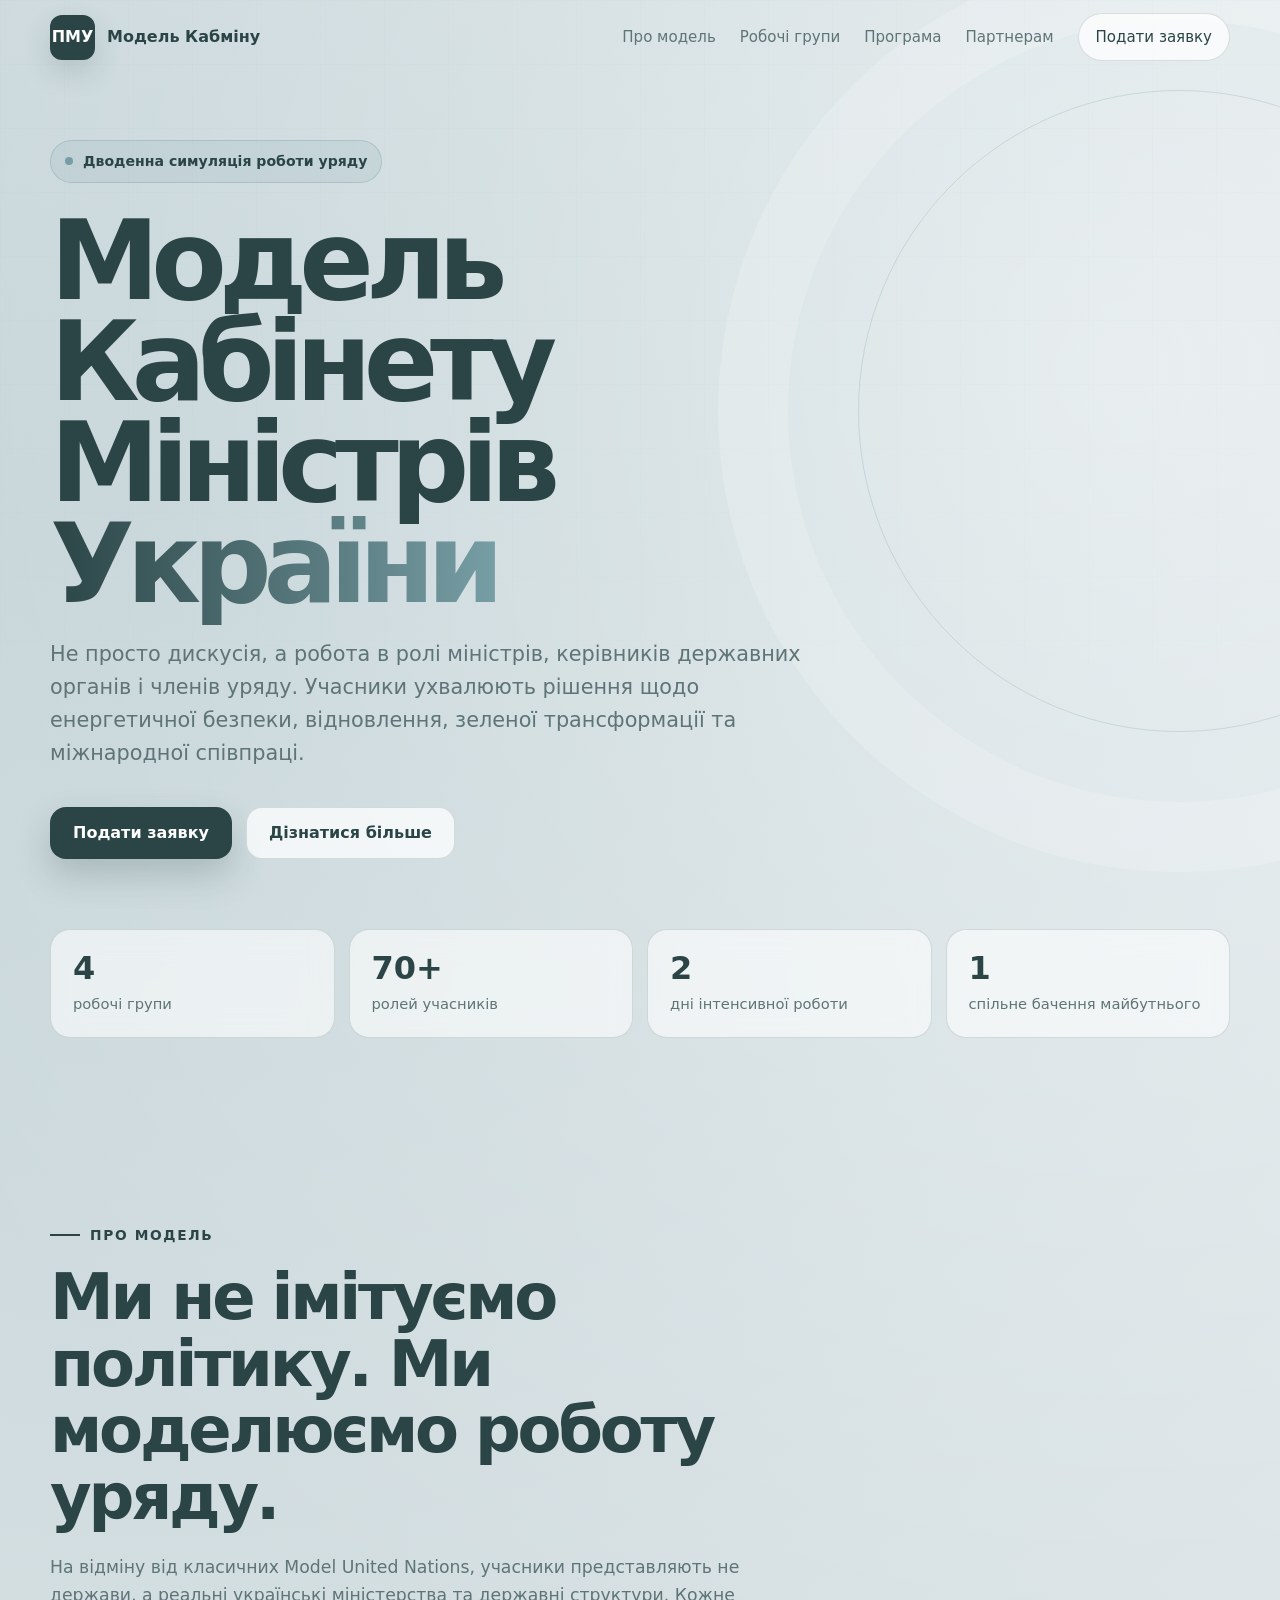
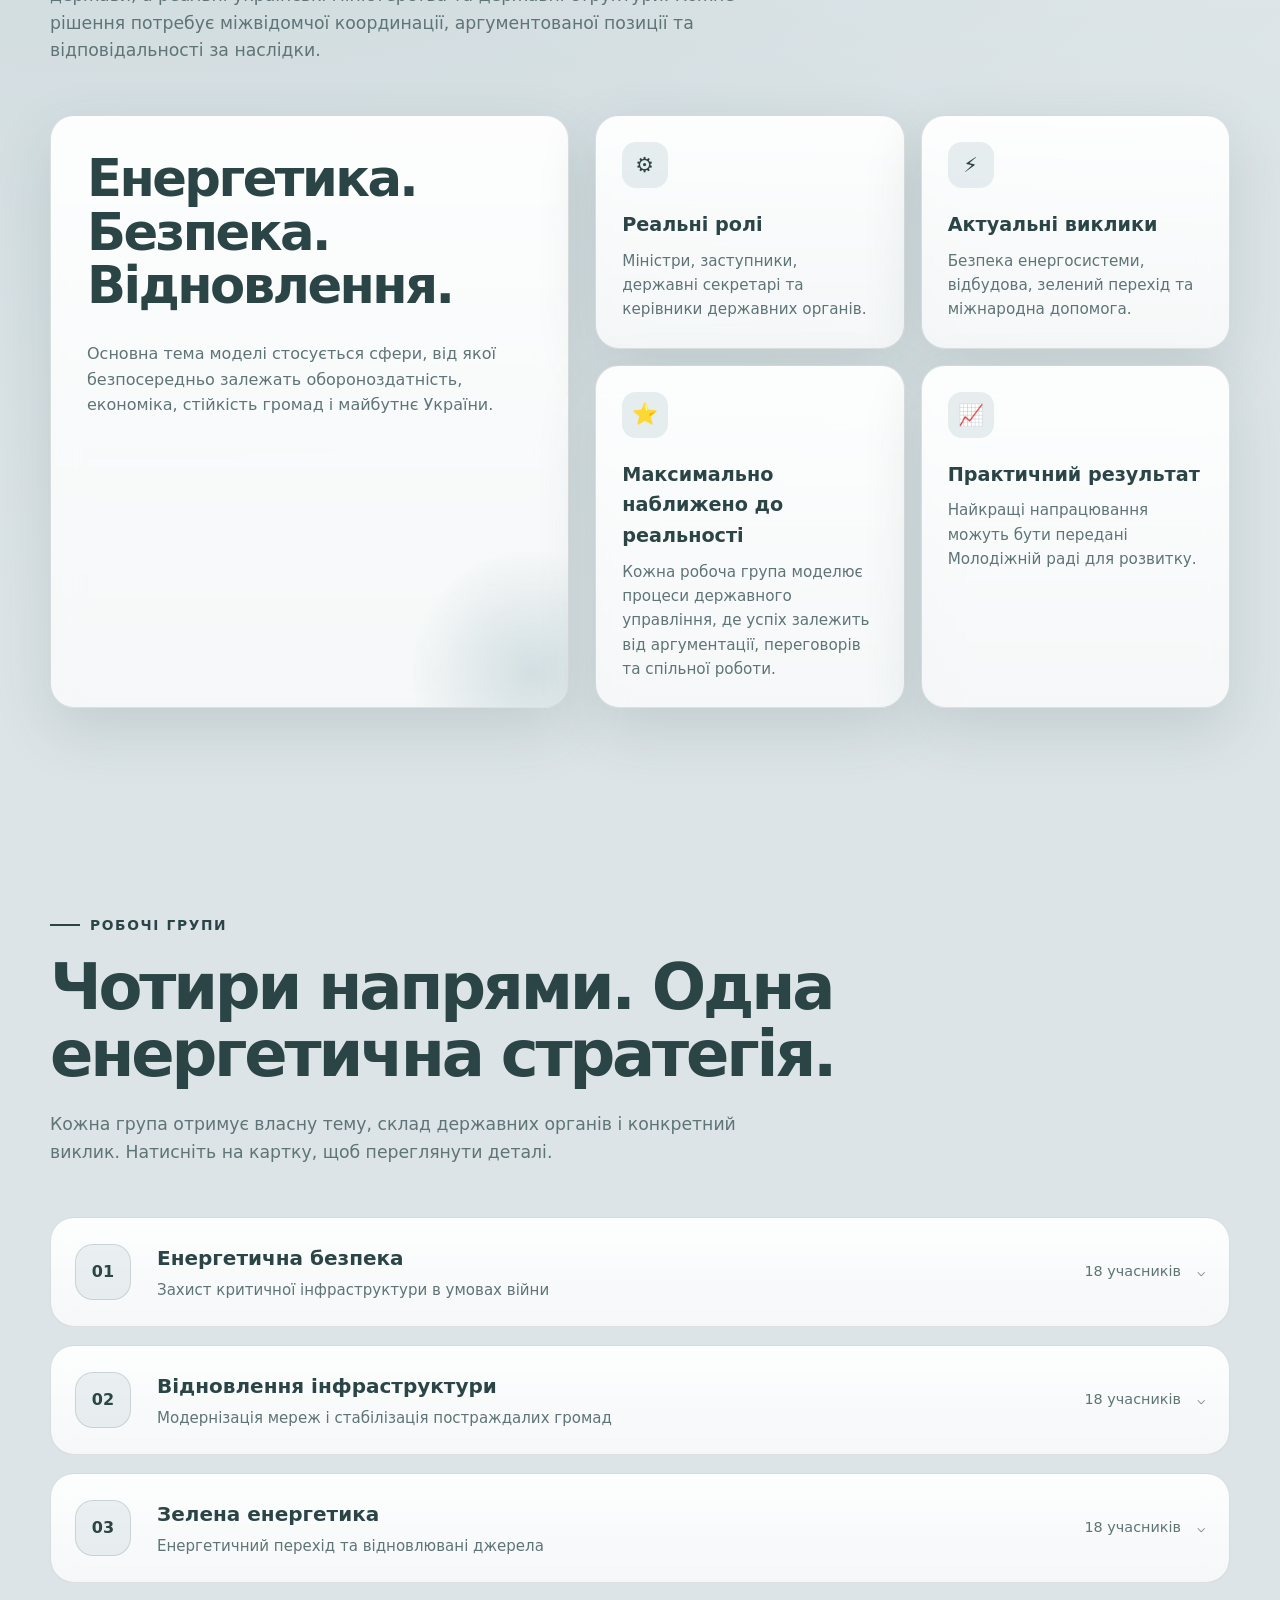
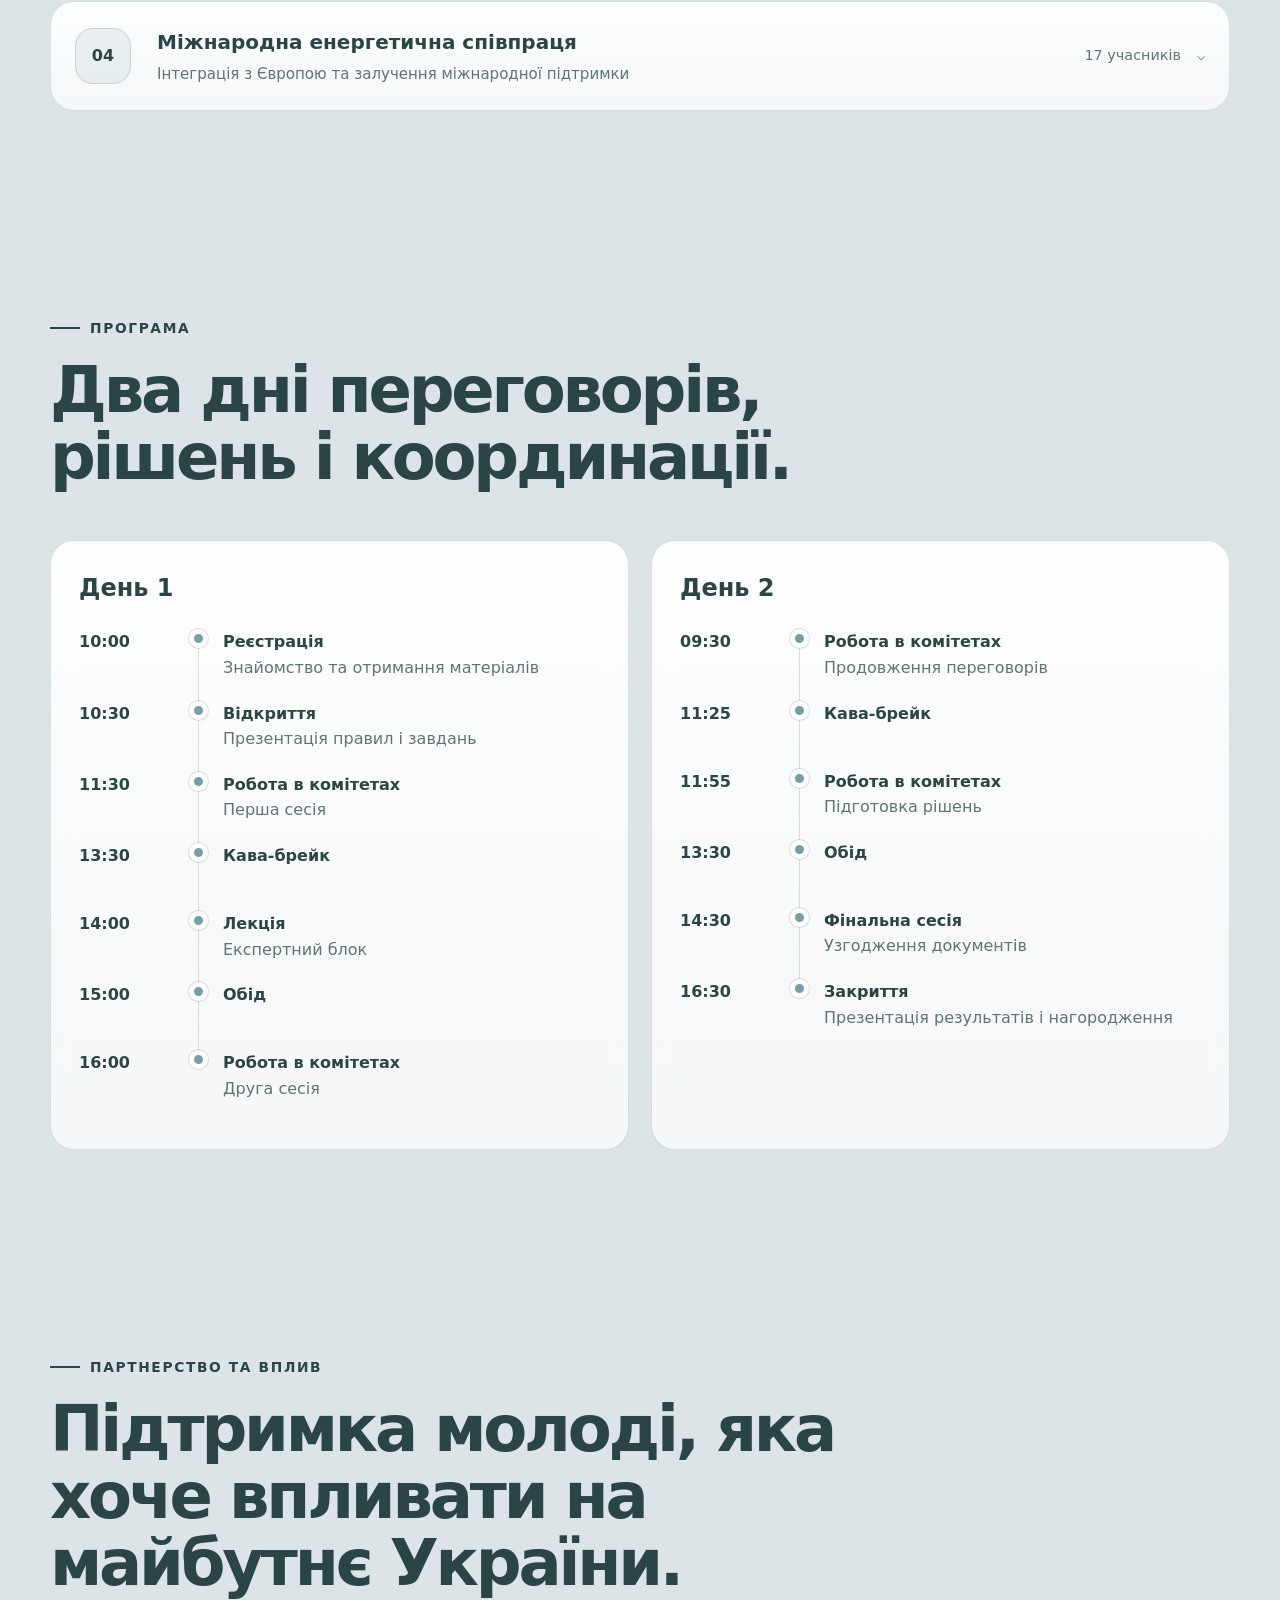
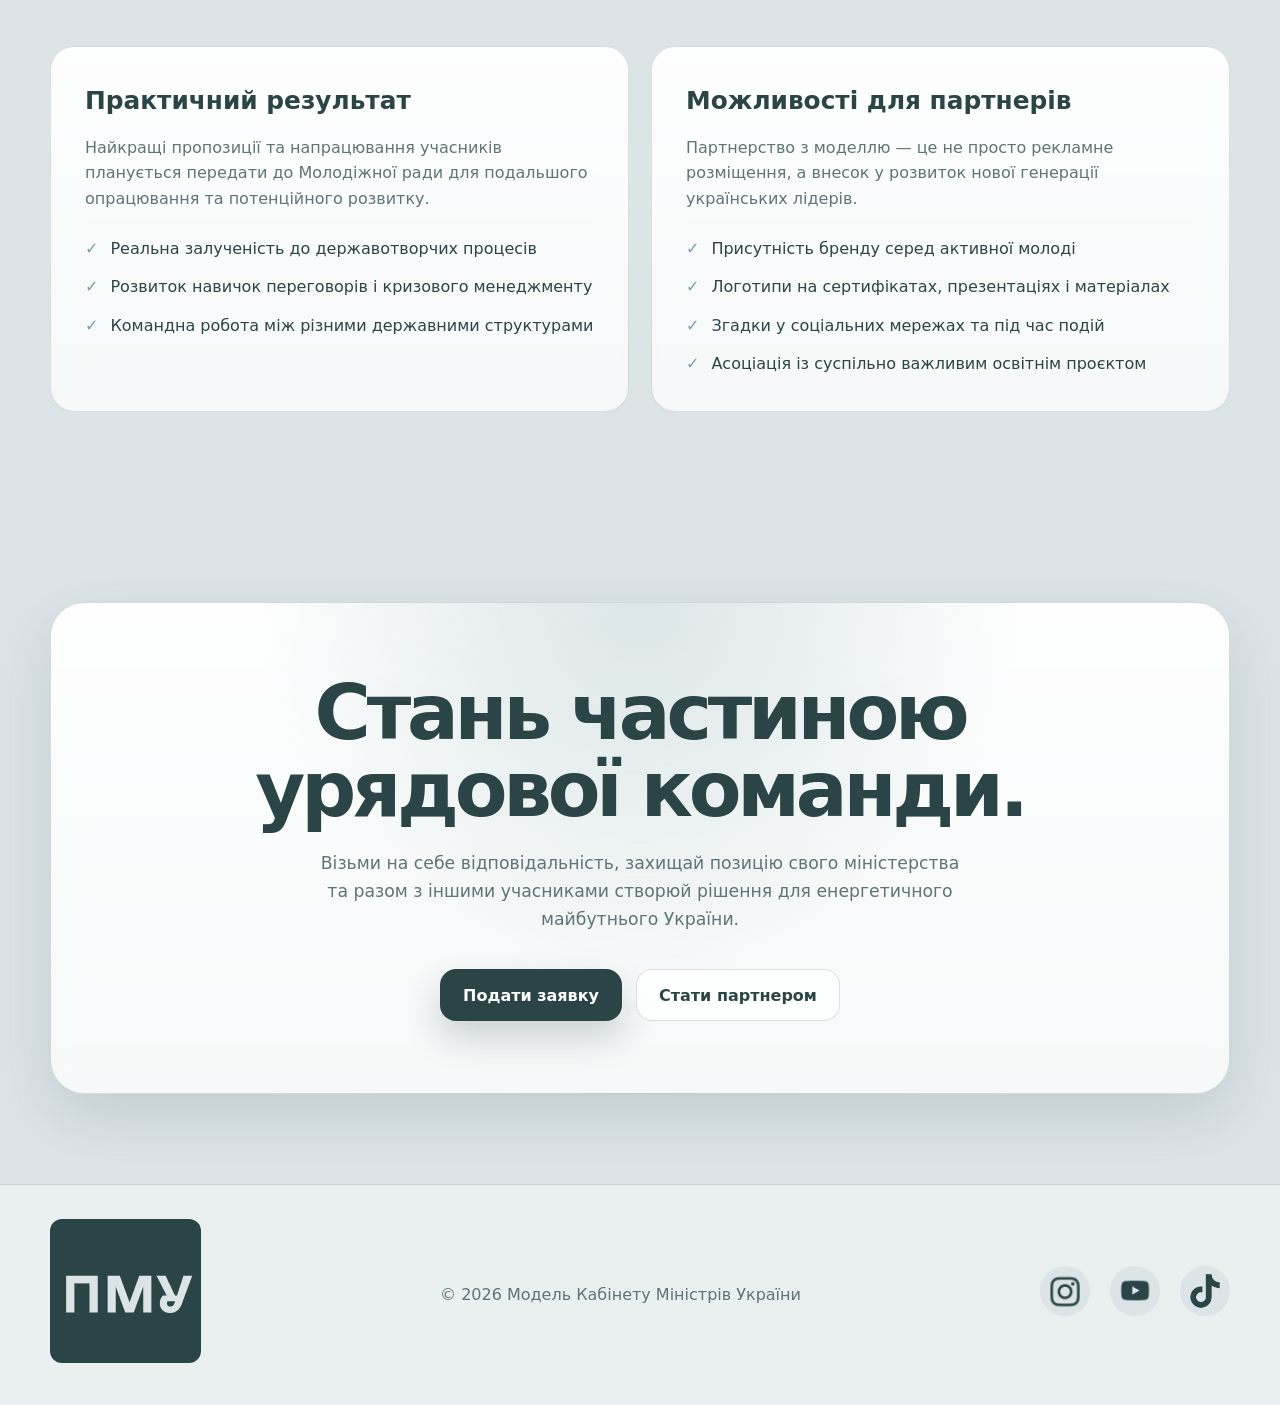
<file: index.html>
<!DOCTYPE html>
<html lang="uk">

<head>
  <meta charset="UTF-8" />
  <meta name="viewport" content="width=device-width, initial-scale=1.0" />
  <meta name="description"
    content="Модель Кабінету Міністрів України — дводенна симуляція роботи уряду, присвячена енергетиці, безпеці та відновленню України." />
  <title>Модель Кабінету Міністрів України ПМУ</title>
  <link rel="icon" type="image/png" href="./img/logoPMU.png">
  <link rel="stylesheet" href="./styles-palette-redesign.css">

</head>

<body>
  <header class="nav" id="nav">
    <div class="container nav-inner">
      <a class="brand" href="#top" aria-label="На початок сторінки">
        <span class="brand-mark">ПМУ</span>
        <span>Модель Кабміну</span>
      </a>

      <nav class="nav-links" aria-label="Основна навігація">
        <a href="#about">Про модель</a>
        <a href="#groups">Робочі групи</a>
        <a href="#schedule">Програма</a>
        <a href="#partners">Партнерам</a>
        <a class="nav-cta" href="#apply">Подати заявку</a>
      </nav>
    </div>
  </header>

  <main id="top">
    <section class="hero">
      <div class="container">
        <div class="hero-content reveal">
          <div class="eyebrow">
            <span class="pulse"></span>
            Дводенна симуляція роботи уряду
          </div>

          <h1>
            Модель Кабінету Міністрів <span>України</span>
          </h1>

          <p class="hero-copy">
            Не просто дискусія, а робота в ролі міністрів, керівників державних органів
            і членів уряду. Учасники ухвалюють рішення щодо енергетичної безпеки,
            відновлення, зеленої трансформації та міжнародної співпраці.
          </p>

          <div class="hero-actions">
            <a class="button button-primary" href="#apply">Подати заявку</a>
            <a class="button button-secondary" href="#about">Дізнатися більше</a>
          </div>
        </div>

        <div class="stats reveal">
          <div class="stat">
            <strong>4</strong>
            <span>робочі групи</span>
          </div>
          <div class="stat">
            <strong>70+</strong>
            <span>ролей учасників</span>
          </div>
          <div class="stat">
            <strong>2</strong>
            <span>дні інтенсивної роботи</span>
          </div>
          <div class="stat">
            <strong>1</strong>
            <span>спільне бачення майбутнього</span>
          </div>
        </div>
      </div>
    </section>

    <section class="section" id="about">
      <div class="container">
        <span class="section-label reveal">Про модель</span>
        <h2 class="section-title reveal">
          Ми не імітуємо політику. Ми моделюємо роботу уряду.
        </h2>
        <p class="section-intro reveal">
          На відміну від класичних Model United Nations, учасники представляють не держави,
          а реальні українські міністерства та державні структури. Кожне рішення потребує
          міжвідомчої координації, аргументованої позиції та відповідальності за наслідки.
        </p>

        <div class="about-grid">
          <article class="manifesto reveal">
            <div>
              <blockquote>
                Енергетика.<br />
                Безпека.<br />
                Відновлення.
              </blockquote>
              <p>
                Основна тема моделі стосується сфери, від якої безпосередньо залежать
                обороноздатність, економіка, стійкість громад і майбутнє України.
              </p>
            </div>
          </article>

          <div class="features">
            <article class="feature-card reveal">
              <div class="feature-icon">⚙</div>
              <h3>Реальні ролі</h3>
              <p>Міністри, заступники, державні секретарі та керівники державних органів.</p>
            </article>

            <article class="feature-card reveal">
              <div class="feature-icon">⚡</div>
              <h3>Актуальні виклики</h3>
              <p>Безпека енергосистеми, відбудова, зелений перехід та міжнародна допомога.</p>
            </article>

            <article class="feature-card reveal">
              <div class="feature-icon">⭐</div>
              <h3>Максимально наближено до реальності</h3>
              <p>Кожна робоча група моделює процеси державного управління, де успіх залежить від аргументації,
                переговорів та спільної роботи.</p>
            </article>

            <article class="feature-card reveal">
              <div class="feature-icon">📈</div>
              <h3>Практичний результат</h3>
              <p>Найкращі напрацювання можуть бути передані Молодіжній раді для розвитку.</p>
            </article>
          </div>
        </div>
      </div>
    </section>

    <section class="section" id="groups">
      <div class="container">
        <span class="section-label reveal">Робочі групи</span>
        <h2 class="section-title reveal">Чотири напрями. Одна енергетична стратегія.</h2>
        <p class="section-intro reveal">
          Кожна група отримує власну тему, склад державних органів і конкретний виклик.
          Натисніть на картку, щоб переглянути деталі.
        </p>

        <div class="groups">
          <article class="group-card reveal">
            <button class="group-header" type="button" aria-expanded="false">
              <span class="group-number">01</span>
              <span class="group-title">
                <h3>Енергетична безпека</h3>
                <p>Захист критичної інфраструктури в умовах війни</p>
              </span>
              <span class="group-meta">
                <span>18 учасників</span>
                <span class="chevron">⌵</span>
              </span>
            </button>
            <div class="group-content">
              <div class="group-inner">
                <div class="topic">
                  <small>Тема</small>
                  <p>
                    Фізична стійкість, кібербезпека та децентралізація генерації
                    для захисту критичної енергетичної інфраструктури.
                  </p>
                </div>
                <div class="ministries">
                  <span class="ministry">Міненерго</span>
                  <span class="ministry">Міноборони</span>
                  <span class="ministry">МВС</span>
                  <span class="ministry">Мінфін</span>
                  <span class="ministry">МЗС</span>
                  <span class="ministry">Мінцифри</span>
                </div>
              </div>
            </div>
          </article>

          <article class="group-card reveal">
            <button class="group-header" type="button" aria-expanded="false">
              <span class="group-number">02</span>
              <span class="group-title">
                <h3>Відновлення інфраструктури</h3>
                <p>Модернізація мереж і стабілізація постраждалих громад</p>
              </span>
              <span class="group-meta">
                <span>18 учасників</span>
                <span class="chevron">⌵</span>
              </span>
            </button>
            <div class="group-content">
              <div class="group-inner">
                <div class="topic">
                  <small>Тема</small>
                  <p>
                    Комплексна відбудова енергомереж, залучення фінансування та
                    соціально-економічна стабілізація громад.
                  </p>
                </div>
                <div class="ministries">
                  <span class="ministry">Мінрозвитку</span>
                  <span class="ministry">Міненерго</span>
                  <span class="ministry">Мінфін</span>
                  <span class="ministry">Мінекономіки</span>
                  <span class="ministry">Мін’юст</span>
                  <span class="ministry">Мінсоцполітики</span>
                </div>
              </div>
            </div>
          </article>

          <article class="group-card reveal">
            <button class="group-header" type="button" aria-expanded="false">
              <span class="group-number">03</span>
              <span class="group-title">
                <h3>Зелена енергетика</h3>
                <p>Енергетичний перехід та відновлювані джерела</p>
              </span>
              <span class="group-meta">
                <span>18 учасників</span>
                <span class="chevron">⌵</span>
              </span>
            </button>
            <div class="group-content">
              <div class="group-inner">
                <div class="topic">
                  <small>Тема</small>
                  <p>
                    Впровадження екотехнологій, розвиток відновлюваної генерації
                    та адаптація економіки до зеленого курсу.
                  </p>
                </div>
                <div class="ministries">
                  <span class="ministry">Міненерго</span>
                  <span class="ministry">Мінекономіки</span>
                  <span class="ministry">Міндовкілля</span>
                  <span class="ministry">Мінцифри</span>
                  <span class="ministry">Мінфін</span>
                  <span class="ministry">МОН</span>
                </div>
              </div>
            </div>
          </article>

          <!-- <article class="group-card reveal">
            <button class="group-header" type="button" aria-expanded="false">
              <span class="group-number">04</span>
              <span class="group-title">
                <h3>Антикорупційна криза</h3>
                <p>Розслідування схеми в енергетичному секторі</p>
              </span>
              <span class="group-meta">
                <span>20 учасників</span>
                <span class="chevron">⌵</span>
              </span>
            </button>
            <div class="group-content">
              <div class="group-inner">
                <div class="topic">
                  <small>Сценарій</small>
                  <p>
                    Виявлено масштабну корупційну схему, пов’язану з коштами на відновлення
                    енергетичної інфраструктури. Завдання групи — провести координацію,
                    гарантувати прозорість і зберегти довіру міжнародних партнерів.
                  </p>
                </div>
                <div class="ministries">
                  <span class="ministry">НАБУ</span>
                  <span class="ministry">НАЗК</span>
                  <span class="ministry">Міненерго</span>
                  <span class="ministry">МВС</span>
                  <span class="ministry">Мін’юст</span>
                  <span class="ministry">Мінфін</span>
                  <span class="ministry">Мінцифри</span>
                </div>
              </div>
            </div>
          </article> -->

          <article class="group-card reveal">
            <button class="group-header" type="button" aria-expanded="false">
              <span class="group-number">04</span>
              <span class="group-title">
                <h3>Міжнародна енергетична співпраця</h3>
                <p>Інтеграція з Європою та залучення міжнародної підтримки</p>
              </span>
              <span class="group-meta">
                <span>17 учасників</span>
                <span class="chevron">⌵</span>
              </span>
            </button>
            <div class="group-content">
              <div class="group-inner">
                <div class="topic">
                  <small>Тема</small>
                  <p>
                    Поглиблення інтеграції з ENTSO-E, розробка експортно-імпортної
                    стратегії та залучення міжнародної допомоги.
                  </p>
                </div>
                <div class="ministries">
                  <span class="ministry">МЗС</span>
                  <span class="ministry">Міненерго</span>
                  <span class="ministry">Мінекономіки</span>
                  <span class="ministry">Мінфін</span>
                  <span class="ministry">Мінрозвитку</span>
                </div>
              </div>
            </div>
          </article>
        </div>
      </div>
    </section>

    <section class="section" id="schedule">
      <div class="container">
        <span class="section-label reveal">Програма</span>
        <h2 class="section-title reveal">Два дні переговорів, рішень і координації.</h2>

        <div class="schedule">
          <article class="schedule-day reveal">
            <h3>День 1</h3>
            <div class="timeline">
              <div class="timeline-item">
                <div class="time">10:00</div>
                <div class="timeline-axis">
                  <div class="timeline-dot"></div>
                </div>
                <div class="timeline-text"><strong>Реєстрація</strong><br />Знайомство та отримання матеріалів</div>
              </div>
              <div class="timeline-item">
                <div class="time">10:30</div>
                <div class="timeline-axis">
                  <div class="timeline-dot"></div>
                </div>
                <div class="timeline-text"><strong>Відкриття</strong><br />Презентація правил і завдань</div>
              </div>
              <div class="timeline-item">
                <div class="time">11:30</div>
                <div class="timeline-axis">
                  <div class="timeline-dot"></div>
                </div>
                <div class="timeline-text"><strong>Робота в комітетах</strong><br />Перша сесія</div>
              </div>
              <div class="timeline-item">
                <div class="time">13:30</div>
                <div class="timeline-axis">
                  <div class="timeline-dot"></div>
                </div>
                <div class="timeline-text"><strong>Кава-брейк</strong></div>
              </div>
              <div class="timeline-item">
                <div class="time">14:00</div>
                <div class="timeline-axis">
                  <div class="timeline-dot"></div>
                </div>
                <div class="timeline-text"><strong>Лекція</strong><br />Експертний блок</div>
              </div>
              <div class="timeline-item">
                <div class="time">15:00</div>
                <div class="timeline-axis">
                  <div class="timeline-dot"></div>
                </div>
                <div class="timeline-text"><strong>Обід</strong></div>
              </div>
              <div class="timeline-item">
                <div class="time">16:00</div>
                <div class="timeline-axis">
                  <div class="timeline-dot"></div>
                </div>
                <div class="timeline-text"><strong>Робота в комітетах</strong><br />Друга сесія</div>
              </div>
            </div>
          </article>

          <article class="schedule-day reveal">
            <h3>День 2</h3>
            <div class="timeline">
              <div class="timeline-item">
                <div class="time">09:30</div>
                <div class="timeline-axis">
                  <div class="timeline-dot"></div>
                </div>
                <div class="timeline-text"><strong>Робота в комітетах</strong><br />Продовження переговорів</div>
              </div>
              <div class="timeline-item">
                <div class="time">11:25</div>
                <div class="timeline-axis">
                  <div class="timeline-dot"></div>
                </div>
                <div class="timeline-text"><strong>Кава-брейк</strong></div>
              </div>
              <div class="timeline-item">
                <div class="time">11:55</div>
                <div class="timeline-axis">
                  <div class="timeline-dot"></div>
                </div>
                <div class="timeline-text"><strong>Робота в комітетах</strong><br />Підготовка рішень</div>
              </div>
              <div class="timeline-item">
                <div class="time">13:30</div>
                <div class="timeline-axis">
                  <div class="timeline-dot"></div>
                </div>
                <div class="timeline-text"><strong>Обід</strong></div>
              </div>
              <div class="timeline-item">
                <div class="time">14:30</div>
                <div class="timeline-axis">
                  <div class="timeline-dot"></div>
                </div>
                <div class="timeline-text"><strong>Фінальна сесія</strong><br />Узгодження документів</div>
              </div>
              <div class="timeline-item">
                <div class="time">16:30</div>
                <div class="timeline-axis">
                  <div class="timeline-dot"></div>
                </div>
                <div class="timeline-text"><strong>Закриття</strong><br />Презентація результатів і нагородження</div>
              </div>
            </div>
          </article>
        </div>
      </div>
    </section>

    <section class="section" id="partners">
      <div class="container">
        <span class="section-label reveal">Партнерство та вплив</span>
        <h2 class="section-title reveal">Підтримка молоді, яка хоче впливати на майбутнє України.</h2>

        <div class="impact">
          <article class="partner-card reveal">
            <h3>Практичний результат</h3>
            <p>
              Найкращі пропозиції та напрацювання учасників планується передати
              до Молодіжної ради для подальшого опрацювання та потенційного розвитку.
            </p>
            <ul class="check-list">
              <li>Реальна залученість до державотворчих процесів</li>
              <li>Розвиток навичок переговорів і кризового менеджменту</li>
              <li>Командна робота між різними державними структурами</li>
            </ul>
          </article>

          <article class="partner-card reveal">
            <h3>Можливості для партнерів</h3>
            <p>
              Партнерство з моделлю — це не просто рекламне розміщення,
              а внесок у розвиток нової генерації українських лідерів.
            </p>
            <ul class="check-list">
              <li>Присутність бренду серед активної молоді</li>
              <li>Логотипи на сертифікатах, презентаціях і матеріалах</li>
              <li>Згадки у соціальних мережах та під час подій</li>
              <li>Асоціація із суспільно важливим освітнім проєктом</li>
            </ul>
          </article>
        </div>
      </div>
    </section>

    <section class="final-cta" id="apply">
      <div class="container">
        <div class="cta-box reveal">
          <h2>Стань частиною урядової команди.</h2>
          <p>
            Візьми на себе відповідальність, захищай позицію свого міністерства
            та разом з іншими учасниками створюй рішення для енергетичного майбутнього України.
          </p>
          <div class="hero-actions">
            <a class="button button-primary"
              href="https://docs.google.com/forms/d/e/1FAIpQLSfZwWaUdNxyfe05qBK4_1O09tCNklTkf19rnGEHFKpoWDMB5Q/viewform?usp=header"
              target="_blank" rel="noreferrer">
              Подати заявку
            </a>
            <a class="button button-secondary" href="mailto:patrioticnamolodukraini@gmail.com">
              Стати партнером
            </a>
          </div>
        </div>
      </div>
    </section>
  </main>

  <footer>
    <div class="container footer-inner">
      <div><img class="logo-footer" src="./img/logoPMU.png" alt=""></div>
      <div>© 2026 Модель Кабінету Міністрів України</div>
      <div class="footer-icons">
        <a target="_blank" href="https://www.instagram.com/patriotichna_molod?igsh=NWQ3czN1ZHJlazhz&utm_source=qr"><img
            class="icon" src="./img/Frame 3.png" alt="Instagram"></a>
        <a target="_blank" href="https://www.youtube.com/@patriotychnamolod"><img class="icon" src="./img/Frame 4.png"
            alt="Youtube"></a>
        <a target="_blank" href="https://www.tiktok.com/@patriotichna_molod"><img class="icon"
            src="./img/Frame 5@2x.png" alt="tiktok"></a>
      </div>
    </div>
  </footer>

  <script>
    const nav = document.getElementById("nav");

    window.addEventListener("scroll", () => {
      nav.classList.toggle("scrolled", window.scrollY > 20);
    });

    document.querySelectorAll(".group-header").forEach((button) => {
      button.addEventListener("click", () => {
        const card = button.closest(".group-card");
        const content = card.querySelector(".group-content");
        const isOpen = card.classList.contains("open");

        document.querySelectorAll(".group-card.open").forEach((openCard) => {
          if (openCard !== card) {
            openCard.classList.remove("open");
            openCard.querySelector(".group-content").style.maxHeight = null;
            openCard.querySelector(".group-header").setAttribute("aria-expanded", "false");
          }
        });

        card.classList.toggle("open", !isOpen);
        button.setAttribute("aria-expanded", String(!isOpen));
        content.style.maxHeight = !isOpen ? content.scrollHeight + "px" : null;
      });
    });

    const observer = new IntersectionObserver(
      (entries) => {
        entries.forEach((entry) => {
          if (entry.isIntersecting) {
            entry.target.classList.add("visible");
            observer.unobserve(entry.target);
          }
        });
      },
      { threshold: 0.12 }
    );

    document.querySelectorAll(".reveal").forEach((element) => observer.observe(element));
  </script>
</body>

</html>
</file>
<file: styles-palette-redesign.css>
:root {
  --bg: #dce4e7;
  --bg-soft: #ffffff;
  --card: rgba(255, 255, 255, 0.72);
  --card-strong: rgba(255, 255, 255, 0.92);
  --line: rgba(43, 69, 70, 0.16);
  --text: #2b4546;
  --muted: #5f7477;
  --blue: #779ea5;
  --cyan: #779ea5;
  --yellow: #ffffff;
  --danger: #8f4d56;
  --max-width: 1180px;
  --radius: 24px;
  --shadow: 0 22px 60px rgba(43, 69, 70, 0.14);
}

* {
  box-sizing: border-box;
}

html {
  scroll-behavior: smooth;
}

body {
  margin: 0;
  color: var(--text);
  background:
    radial-gradient(circle at 12% 8%, rgba(119, 158, 165, 0.24), transparent 30%),
    radial-gradient(circle at 88% 6%, rgba(255, 255, 255, 0.72), transparent 24%),
    var(--bg);
  font-family: Inter, ui-sans-serif, system-ui, -apple-system, BlinkMacSystemFont, "Segoe UI", sans-serif;
  line-height: 1.6;
  overflow-x: hidden;
}

a {
  color: inherit;
  text-decoration: none;
}

button {
  font: inherit;
}

.container {
  width: min(calc(100% - 32px), var(--max-width));
  margin-inline: auto;
}

.section {
  padding: 100px 0;
}

.section-label {
  display: inline-flex;
  align-items: center;
  gap: 10px;
  margin-bottom: 18px;
  color: var(--cyan);
  font-size: 0.86rem;
  font-weight: 800;
  letter-spacing: 0.12em;
  text-transform: uppercase;
}

.section-label::before {
  width: 30px;
  height: 2px;
  content: "";
  background: currentColor;
}

.section-title {
  max-width: 820px;
  margin: 0;
  font-size: clamp(2rem, 5vw, 4rem);
  line-height: 1.04;
  letter-spacing: -0.05em;
}

.section-intro {
  max-width: 760px;
  margin: 24px 0 0;
  color: var(--muted);
  font-size: 1.08rem;
}

.nav {
  position: fixed;
  z-index: 100;
  top: 0;
  left: 0;
  width: 100%;
  border-bottom: 1px solid transparent;
  transition: 0.25s ease;
}

.nav.scrolled {
  border-bottom-color: var(--line);
  background: rgba(220, 228, 231, 0.88);
  backdrop-filter: blur(18px);
}

.nav-inner {
  display: flex;
  align-items: center;
  justify-content: space-between;
  min-height: 74px;
}

.brand {
  display: flex;
  align-items: center;
  gap: 12px;
  font-weight: 800;
}

.brand-mark {
  display: grid;
  width: 45px;
  height: 45px;
  place-items: center;
  border-radius: 12px;
  color: #2b4546;
  background: linear-gradient(135deg, #ffffff, #779ea5);
  box-shadow: 0 12px 28px rgba(43, 69, 70, 0.16);
}

.nav-links {
  display: flex;
  align-items: center;
  gap: 24px;
  color: var(--muted);
  font-size: 0.94rem;
}

.nav-links a:hover {
  color: var(--text);
}

.nav-cta {
  padding: 11px 17px;
  border: 1px solid var(--line);
  border-radius: 999px;
  color: var(--text) !important;
  background: var(--card);
}

.hero {
  position: relative;
  min-height: 100vh;
  display: flex;
  align-items: center;
  padding: 140px 0 80px;
  isolation: isolate;
  overflow: hidden;
}

.hero::before {
  position: absolute;
  z-index: -2;
  inset: 0;
  content: "";
  opacity: 0.23;
  background-image:
    linear-gradient(rgba(43, 69, 70, 0.06) 1px, transparent 1px),
    linear-gradient(90deg, rgba(43, 69, 70, 0.06) 1px, transparent 1px);
  background-size: 64px 64px;
  mask-image: linear-gradient(to bottom, #000, transparent 85%);
}

.hero::after {
  position: absolute;
  z-index: -1;
  width: 640px;
  height: 640px;
  right: -220px;
  top: 90px;
  content: "";
  border: 1px solid rgba(119, 158, 165, 0.26);
  border-radius: 50%;
  box-shadow:
    0 0 0 70px rgba(119, 158, 165, 0.05),
    0 0 0 140px rgba(255, 255, 255, 0.18);
}

.hero-content {
  max-width: 920px;
}

.eyebrow {
  display: inline-flex;
  align-items: center;
  gap: 10px;
  padding: 9px 14px;
  border: 1px solid rgba(119, 158, 165, 0.34);
  border-radius: 999px;
  color: var(--cyan);
  background: rgba(119, 158, 165, 0.13);
  font-size: 0.88rem;
  font-weight: 700;
}

.pulse {
  width: 8px;
  height: 8px;
  border-radius: 50%;
  background: var(--cyan);
  box-shadow: 0 0 0 0 rgba(78, 231, 209, 0.7);
  animation: pulse 2s infinite;
}

@keyframes pulse {
  70% {
    box-shadow: 0 0 0 12px rgba(78, 231, 209, 0);
  }

  100% {
    box-shadow: 0 0 0 0 rgba(78, 231, 209, 0);
  }
}

.hero h1 {
  max-width: 1050px;
  margin: 28px 0 22px;
  font-size: clamp(3.2rem, 8.6vw, 7.4rem);
  line-height: 0.92;
  letter-spacing: -0.075em;
}

.hero h1 span {
  color: transparent;
  background: linear-gradient(90deg, var(--yellow), var(--cyan), var(--blue));
  background-clip: text;
  -webkit-background-clip: text;
}

.hero-copy {
  max-width: 760px;
  margin: 0;
  color: var(--muted);
  font-size: clamp(1.05rem, 2vw, 1.3rem);
}

.hero-actions {
  display: flex;
  flex-wrap: wrap;
  gap: 14px;
  margin-top: 36px;
}

.button {
  display: inline-flex;
  align-items: center;
  justify-content: center;
  min-height: 52px;
  padding: 0 22px;
  border: 1px solid transparent;
  border-radius: 16px;
  font-weight: 800;
  cursor: pointer;
  transition: 0.2s ease;
}

.button-primary {
  color: #2b4546;
  background: linear-gradient(135deg, #ffffff, #779ea5);
  box-shadow: 0 16px 36px rgba(43, 69, 70, 0.18);
}

.button-secondary {
  border-color: var(--line);
  background: var(--card);
}

.button:hover {
  transform: translateY(-2px);
}

.stats {
  display: grid;
  grid-template-columns: repeat(4, 1fr);
  gap: 14px;
  margin-top: 70px;
}

.stat {
  padding: 22px;
  border: 1px solid var(--line);
  border-radius: 20px;
  background: rgba(255, 255, 255, 0.58);
  backdrop-filter: blur(10px);
}

.stat strong {
  display: block;
  font-size: 2rem;
  line-height: 1;
}

.stat span {
  display: block;
  margin-top: 8px;
  color: var(--muted);
  font-size: 0.92rem;
}

.about-grid {
  display: grid;
  grid-template-columns: 0.9fr 1.1fr;
  gap: 26px;
  align-items: stretch;
  margin-top: 50px;
}

.manifesto,
.feature-card,
.partner-card,
.schedule-day,
.group-card {
  border: 1px solid var(--line);
  border-radius: var(--radius);
  background: linear-gradient(180deg, rgba(255, 255, 255, 0.94), rgba(255, 255, 255, 0.72));
  box-shadow: var(--shadow);
}

.manifesto {
  display: flex;
  flex-direction: column;
  justify-content: space-between;
  min-height: 430px;
  padding: 36px;
  overflow: hidden;
  position: relative;
}

.manifesto::after {
  position: absolute;
  width: 250px;
  height: 250px;
  right: -90px;
  bottom: -90px;
  content: "";
  border-radius: 50%;
  background: radial-gradient(circle, rgba(119, 158, 165, 0.28), transparent 70%);
}

.manifesto blockquote {
  margin: 0;
  font-size: clamp(2rem, 4vw, 3.5rem);
  font-weight: 800;
  line-height: 1.05;
  letter-spacing: -0.05em;
}

.manifesto p {
  max-width: 490px;
  margin: 28px 0 0;
  color: var(--muted);
}

.features {
  display: grid;
  grid-template-columns: repeat(2, 1fr);
  gap: 16px;
}

.feature-card {
  padding: 26px;
  transition: 0.2s ease;
}

.feature-card:hover {
  border-color: rgba(43, 69, 70, 0.34);
  transform: translateY(-4px);
}

.feature-icon {
  display: grid;
  width: 46px;
  height: 46px;
  place-items: center;
  border-radius: 14px;
  color: var(--cyan);
  background: rgba(119, 158, 165, 0.16);
  font-size: 1.3rem;
}

.feature-card h3 {
  margin: 22px 0 8px;
  font-size: 1.2rem;
}

.feature-card p {
  margin: 0;
  color: var(--muted);
  font-size: 0.95rem;
}

.groups {
  display: grid;
  gap: 18px;
  margin-top: 50px;
}

.group-card {
  overflow: hidden;
  box-shadow: none;
}

.group-header {
  display: grid;
  grid-template-columns: 64px 1fr auto;
  gap: 18px;
  align-items: center;
  width: 100%;
  padding: 24px;
  border: 0;
  color: var(--text);
  text-align: left;
  background: transparent;
  cursor: pointer;
}

.group-number {
  display: grid;
  width: 56px;
  height: 56px;
  place-items: center;
  border: 1px solid var(--line);
  border-radius: 18px;
  color: var(--cyan);
  background: rgba(119, 158, 165, 0.13);
  font-weight: 900;
}

.group-title h3 {
  margin: 0;
  font-size: 1.25rem;
}

.group-title p {
  margin: 4px 0 0;
  color: var(--muted);
  font-size: 0.94rem;
}

.group-meta {
  display: flex;
  align-items: center;
  gap: 16px;
  color: var(--muted);
  font-size: 0.9rem;
}

.chevron {
  transition: 0.25s ease;
}

.group-card.open .chevron {
  transform: rotate(180deg);
}

.group-content {
  max-height: 0;
  overflow: hidden;
  transition: max-height 0.45s ease;
}

.group-inner {
  display: grid;
  grid-template-columns: 1fr 1fr;
  gap: 26px;
  padding: 0 24px 28px 106px;
}

.topic {
  padding: 22px;
  border: 1px solid var(--line);
  border-radius: 18px;
  background: rgba(255, 255, 255, 0.66);
}

.topic small {
  color: var(--cyan);
  font-weight: 800;
  text-transform: uppercase;
  letter-spacing: 0.08em;
}

.topic p {
  margin: 10px 0 0;
  color: var(--muted);
}

.ministries {
  display: flex;
  flex-wrap: wrap;
  gap: 10px;
  align-content: start;
}

.ministry {
  padding: 9px 12px;
  border: 1px solid var(--line);
  border-radius: 999px;
  color: #2b4546;
  background: rgba(255, 255, 255, 0.58);
  font-size: 0.86rem;
}

.schedule {
  display: grid;
  grid-template-columns: repeat(2, 1fr);
  gap: 22px;
  margin-top: 50px;
}

.schedule-day {
  padding: 28px;
  box-shadow: none;
}

.schedule-day h3 {
  margin: 0 0 22px;
  font-size: 1.5rem;
}

.timeline {
  display: grid;
  gap: 0;
}

.timeline-item {
  display: grid;
  grid-template-columns: 96px 20px 1fr;
  gap: 14px;
  min-height: 68px;
}

.time {
  color: var(--cyan);
  font-weight: 800;
  font-variant-numeric: tabular-nums;
}

.timeline-axis {
  position: relative;
}

.timeline-axis::before {
  position: absolute;
  top: 8px;
  bottom: -8px;
  left: 9px;
  width: 1px;
  content: "";
  background: var(--line);
}

.timeline-item:last-child .timeline-axis::before {
  display: none;
}

.timeline-dot {
  position: relative;
  z-index: 1;
  width: 19px;
  height: 19px;
  border: 5px solid var(--bg-soft);
  border-radius: 50%;
  background: var(--yellow);
  box-shadow: 0 0 0 1px rgba(255, 216, 90, 0.35);
}

.timeline-text {
  padding-bottom: 20px;
  color: var(--muted);
}

.timeline-text strong {
  color: var(--text);
}

.impact {
  display: grid;
  grid-template-columns: 1fr 1fr;
  gap: 22px;
  margin-top: 50px;
}

.partner-card {
  padding: 34px;
  box-shadow: none;
}

.partner-card h3 {
  margin: 0 0 14px;
  font-size: 1.55rem;
}

.partner-card p {
  margin: 0;
  color: var(--muted);
}

.check-list {
  display: grid;
  gap: 13px;
  margin: 24px 0 0;
  padding: 0;
  list-style: none;
}

.check-list li {
  display: flex;
  gap: 12px;
  align-items: flex-start;
  color: #2b4546;
}

.check-list li::before {
  content: "✓";
  color: var(--cyan);
  font-weight: 900;
}

.final-cta {
  padding: 90px 0;
}

.cta-box {
  position: relative;
  overflow: hidden;
  padding: clamp(34px, 7vw, 72px);
  border: 1px solid rgba(119, 158, 165, 0.34);
  border-radius: 34px;
  text-align: center;
  background:
    radial-gradient(circle at 50% 0%, rgba(119, 158, 165, 0.26), transparent 50%),
    linear-gradient(180deg, rgba(255, 255, 255, 0.96), rgba(255, 255, 255, 0.74));
  box-shadow: var(--shadow);
}

.cta-box h2 {
  max-width: 800px;
  margin: 0 auto;
  font-size: clamp(2.2rem, 6vw, 4.8rem);
  line-height: 1;
  letter-spacing: -0.055em;
}

.cta-box p {
  max-width: 650px;
  margin: 22px auto 0;
  color: var(--muted);
  font-size: 1.08rem;
}

.cta-box .hero-actions {
  justify-content: center;
}

footer {
  padding: 34px 0;
  border-top: 1px solid var(--line);
  color: var(--muted);
}

.footer-inner {
  display: flex;
  justify-content: space-between;
  gap: 24px;
  align-items: center;
}

.reveal {
  opacity: 0;
  transform: translateY(24px);
  transition: 0.7s ease;
}

.reveal.visible {
  opacity: 1;
  transform: translateY(0);
}

@media (max-width: 900px) {
  .nav-links a:not(.nav-cta) {
    display: none;
  }

  .stats,
  .features,
  .schedule,
  .impact {
    grid-template-columns: repeat(2, 1fr);
  }

  .about-grid,
  .crisis-grid {
    grid-template-columns: 1fr;
  }

  .group-inner {
    grid-template-columns: 1fr;
    padding-left: 24px;
  }
}

@media (max-width: 640px) {
  .section {
    padding: 74px 0;
  }

  .hero {
    min-height: auto;
    padding-top: 120px;
  }

  .hero h1 {
    font-size: clamp(3rem, 17vw, 5.3rem);
  }

  .stats,
  .features,
  .schedule,
  .impact {
    grid-template-columns: 1fr;
  }

  .group-header {
    grid-template-columns: 52px 1fr;
    padding: 18px;
  }

  .group-number {
    width: 48px;
    height: 48px;
  }

  .group-meta {
    grid-column: 2;
    justify-content: space-between;
  }

  .timeline-item {
    grid-template-columns: 82px 20px 1fr;
    gap: 10px;
  }

  .footer-inner {
    flex-direction: column;
    align-items: flex-start;
  }
}


.nav-cta,
.button-secondary {
  background: rgba(255, 255, 255, 0.74);
}

.button-primary {
  color: #ffffff;
  background: #2b4546;
  box-shadow: 0 16px 34px rgba(43, 69, 70, 0.22);
}

.button-primary:hover {
  background: #203738;
}

.brand-mark {
  color: #ffffff;
  background: #2b4546;
}

.eyebrow,
.section-label,
.feature-icon,
.group-number,
.time {
  color: #2b4546;
}

.hero h1 span {
  background: linear-gradient(90deg, #2b4546, #779ea5);
  background-clip: text;
  -webkit-background-clip: text;
}

.stat,
.group-card,
.schedule-day,
.partner-card,
.manifesto,
.feature-card,
.cta-box {
  backdrop-filter: blur(14px);
}

.ministry {
  border-color: rgba(43, 69, 70, 0.14);
  background: rgba(220, 228, 231, 0.52);
}

.timeline-dot {
  background: #779ea5;
  border-color: #ffffff;
  box-shadow: 0 0 0 1px rgba(43, 69, 70, 0.16);
}

footer {
  background: rgba(255, 255, 255, 0.38);
}

.logo-footer {
  border-radius: 12px;
}

.footer-icons {
  display: flex;
  gap: 20px;
}

.icon {
  width: 50px;
  transition: transform 0.25s ease;
  cursor: pointer;
}

.icon:hover {
  transform: scale(1.1);
}
</file>
